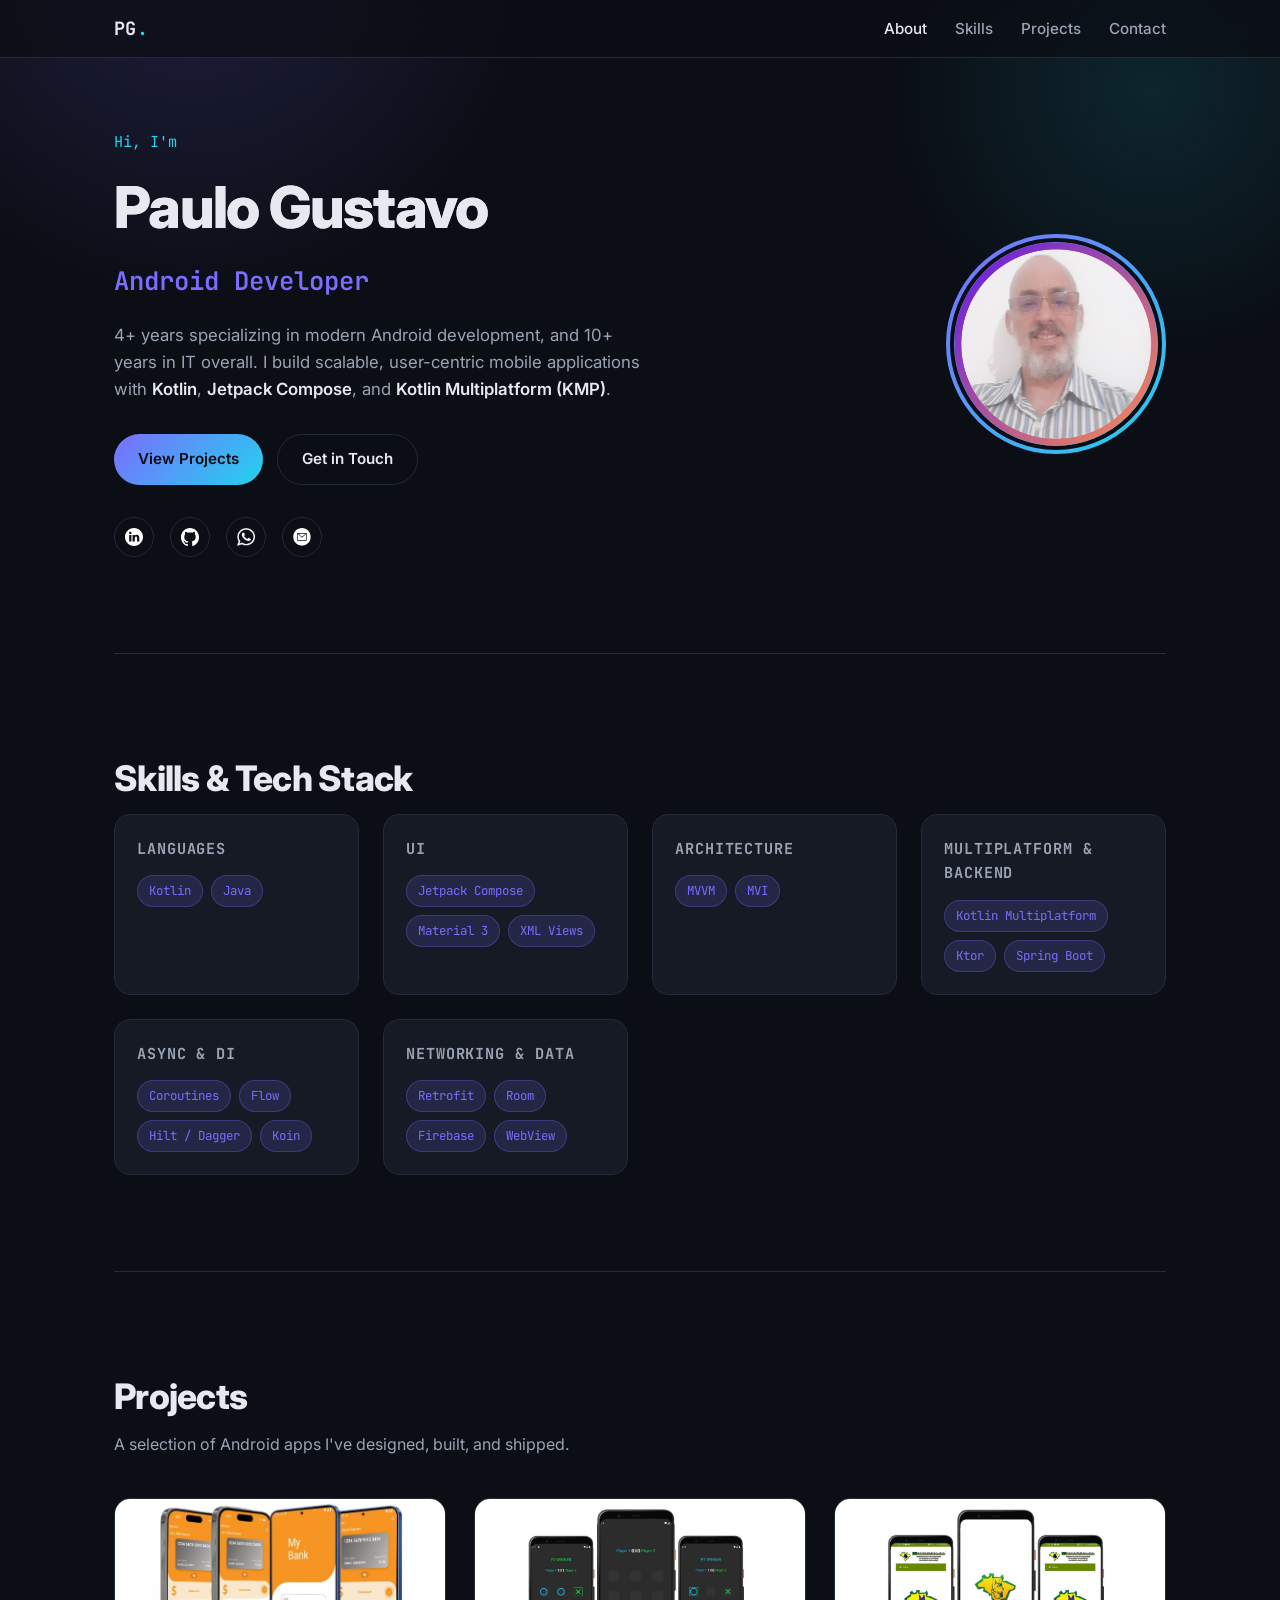
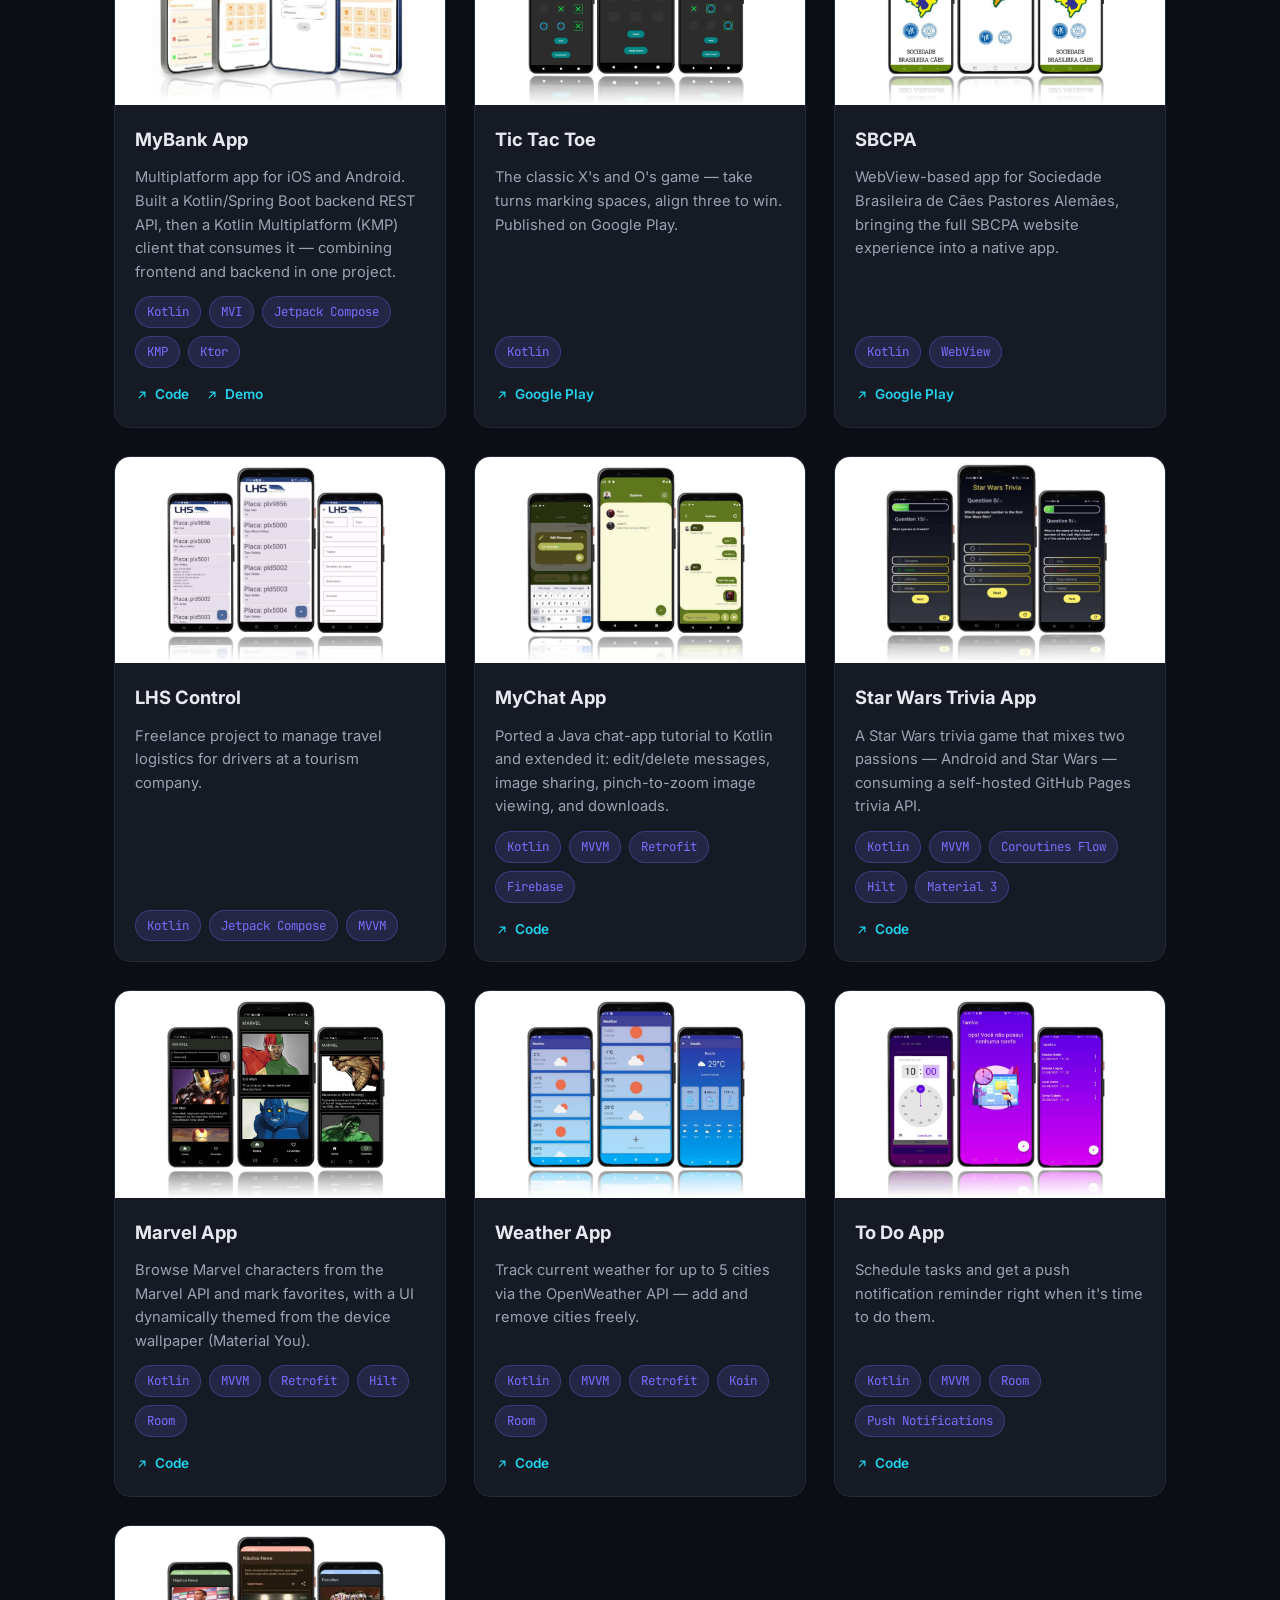
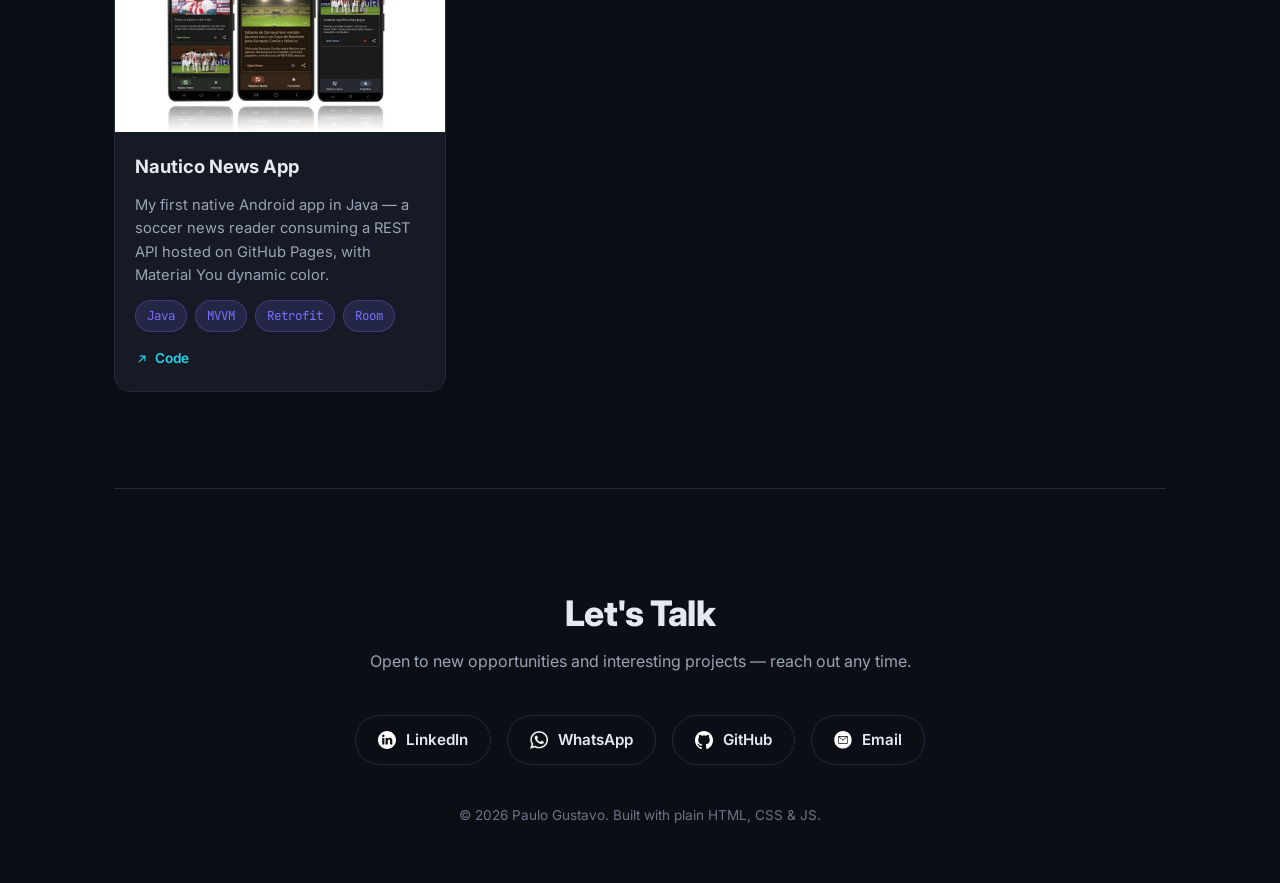
<file: index.html>
<!DOCTYPE html>
<html lang="en">
<head>
<meta charset="UTF-8">
<meta name="viewport" content="width=device-width, initial-scale=1">
<title>Paulo Gustavo — Android Developer</title>
<meta name="description" content="Paulo Gustavo, Android Developer specializing in Kotlin, Jetpack Compose and Kotlin Multiplatform (KMP). Portfolio of Android apps and projects.">

<meta property="og:type" content="website">
<meta property="og:title" content="Paulo Gustavo — Android Developer">
<meta property="og:description" content="Android Developer specializing in Kotlin, Jetpack Compose and Kotlin Multiplatform (KMP).">
<meta property="og:image" content="https://pgustavo73.github.io/Portfolio/profile.png">
<meta property="og:url" content="https://pgustavo73.github.io/Portfolio/">
<meta name="twitter:card" content="summary">

<link rel="icon" href="favicon.svg" type="image/svg+xml">

<link rel="preconnect" href="https://fonts.googleapis.com">
<link rel="preconnect" href="https://fonts.gstatic.com" crossorigin>
<link href="https://fonts.googleapis.com/css2?family=JetBrains+Mono:wght@400;500;700&family=Inter:wght@400;500;600;700;800&display=swap" rel="stylesheet">

<link rel="stylesheet" href="styles.css">
</head>
<body>

<div class="bg-glow" aria-hidden="true"></div>

<header class="nav" id="top">
  <div class="nav-inner">
    <a class="logo" href="#top">PG<span class="dot">.</span></a>
    <button class="nav-toggle" id="navToggle" aria-label="Toggle menu" aria-expanded="false">
      <span></span><span></span><span></span>
    </button>
    <nav class="nav-links" id="navLinks">
      <a href="#about">About</a>
      <a href="#skills">Skills</a>
      <a href="#projects">Projects</a>
      <a href="#contact">Contact</a>
    </nav>
  </div>
</header>

<main>

  <section class="hero" id="about">
    <div class="hero-text reveal">
      <p class="eyebrow">Hi, I'm</p>
      <h1>Paulo Gustavo</h1>
      <h2 class="role">Android Developer</h2>
      <p class="lede">
        4+ years specializing in modern Android development, and 10+ years in IT overall.
        I build scalable, user-centric mobile applications with <strong>Kotlin</strong>,
        <strong>Jetpack Compose</strong>, and <strong>Kotlin Multiplatform (KMP)</strong>.
      </p>
      <div class="cta-row">
        <a class="btn btn-primary" href="#projects">View Projects</a>
        <a class="btn btn-ghost" href="#contact">Get in Touch</a>
      </div>
      <div class="social-row">
        <a href="https://www.linkedin.com/in/paulogustavo73/" target="_blank" rel="noopener" aria-label="LinkedIn" title="LinkedIn"><img src="linkedin.svg" alt=""></a>
        <a href="https://github.com/pgustavo73" target="_blank" rel="noopener" aria-label="GitHub" title="GitHub"><img src="github.svg" alt=""></a>
        <a href="https://wa.me/+5581988696763" target="_blank" rel="noopener" aria-label="WhatsApp" title="WhatsApp"><img src="WhatsApp.svg" alt=""></a>
        <a href="mailto:p_gustavo@outlook.com" aria-label="Email" title="Email"><img src="email.svg" alt=""></a>
      </div>
    </div>
    <div class="hero-photo reveal">
      <div class="photo-ring">
        <img src="profile.png" alt="Photo of Paulo Gustavo">
      </div>
    </div>
  </section>

  <section class="skills" id="skills">
    <h2 class="section-title reveal">Skills &amp; Tech Stack</h2>
    <div class="skills-grid">

      <div class="skill-group reveal">
        <h3>Languages</h3>
        <div class="tags">
          <span class="tag">Kotlin</span>
          <span class="tag">Java</span>
        </div>
      </div>

      <div class="skill-group reveal">
        <h3>UI</h3>
        <div class="tags">
          <span class="tag">Jetpack Compose</span>
          <span class="tag">Material 3</span>
          <span class="tag">XML Views</span>
        </div>
      </div>

      <div class="skill-group reveal">
        <h3>Architecture</h3>
        <div class="tags">
          <span class="tag">MVVM</span>
          <span class="tag">MVI</span>
        </div>
      </div>

      <div class="skill-group reveal">
        <h3>Multiplatform &amp; Backend</h3>
        <div class="tags">
          <span class="tag">Kotlin Multiplatform</span>
          <span class="tag">Ktor</span>
          <span class="tag">Spring Boot</span>
        </div>
      </div>

      <div class="skill-group reveal">
        <h3>Async &amp; DI</h3>
        <div class="tags">
          <span class="tag">Coroutines</span>
          <span class="tag">Flow</span>
          <span class="tag">Hilt / Dagger</span>
          <span class="tag">Koin</span>
        </div>
      </div>

      <div class="skill-group reveal">
        <h3>Networking &amp; Data</h3>
        <div class="tags">
          <span class="tag">Retrofit</span>
          <span class="tag">Room</span>
          <span class="tag">Firebase</span>
          <span class="tag">WebView</span>
        </div>
      </div>

    </div>
  </section>

  <section class="projects" id="projects">
    <h2 class="section-title reveal">Projects</h2>
    <p class="section-sub reveal">A selection of Android apps I've designed, built, and shipped.</p>

    <div class="project-grid">

      <article class="card reveal">
        <div class="card-img"><img src="mybank.jpg" alt="MyBank app screenshot" loading="lazy"></div>
        <div class="card-body">
          <h3>MyBank App</h3>
          <p>Multiplatform app for iOS and Android. Built a Kotlin/Spring Boot backend REST API, then a Kotlin Multiplatform (KMP) client that consumes it — combining frontend and backend in one project.</p>
          <div class="tags">
            <span class="tag">Kotlin</span><span class="tag">MVI</span><span class="tag">Jetpack Compose</span><span class="tag">KMP</span><span class="tag">Ktor</span>
          </div>
          <div class="card-links">
            <a class="link" href="https://github.com/pgustavo73/MyBankKMP" target="_blank" rel="noopener"><svg class="ico" viewBox="0 0 24 24" width="14" height="14" aria-hidden="true"><path fill="none" stroke="currentColor" stroke-width="2" stroke-linecap="round" stroke-linejoin="round" d="M7 17L17 7M17 7H9M17 7V15"/></svg> Code</a>
            <a class="link" href="https://www.linkedin.com/feed/update/urn:li:activity:7324250505445036032/" target="_blank" rel="noopener"><svg class="ico" viewBox="0 0 24 24" width="14" height="14" aria-hidden="true"><path fill="none" stroke="currentColor" stroke-width="2" stroke-linecap="round" stroke-linejoin="round" d="M7 17L17 7M17 7H9M17 7V15"/></svg> Demo</a>
          </div>
        </div>
      </article>

      <article class="card reveal">
        <div class="card-img"><img src="tictoctoe.jpg" alt="Tic Tac Toe app screenshot" loading="lazy"></div>
        <div class="card-body">
          <h3>Tic Tac Toe</h3>
          <p>The classic X's and O's game — take turns marking spaces, align three to win. Published on Google Play.</p>
          <div class="tags">
            <span class="tag">Kotlin</span>
          </div>
          <div class="card-links">
            <a class="link" href="https://play.google.com/store/apps/details?id=com.pgustavo.hashgame" target="_blank" rel="noopener"><svg class="ico" viewBox="0 0 24 24" width="14" height="14" aria-hidden="true"><path fill="none" stroke="currentColor" stroke-width="2" stroke-linecap="round" stroke-linejoin="round" d="M7 17L17 7M17 7H9M17 7V15"/></svg> Google Play</a>
          </div>
        </div>
      </article>

      <article class="card reveal">
        <div class="card-img"><img src="sbcpa.jpg" alt="SBCPA app screenshot" loading="lazy"></div>
        <div class="card-body">
          <h3>SBCPA</h3>
          <p>WebView-based app for Sociedade Brasileira de Cães Pastores Alemães, bringing the full SBCPA website experience into a native app.</p>
          <div class="tags">
            <span class="tag">Kotlin</span><span class="tag">WebView</span>
          </div>
          <div class="card-links">
            <a class="link" href="https://play.google.com/store/apps/details?id=com.pgustavo.sbcpa" target="_blank" rel="noopener"><svg class="ico" viewBox="0 0 24 24" width="14" height="14" aria-hidden="true"><path fill="none" stroke="currentColor" stroke-width="2" stroke-linecap="round" stroke-linejoin="round" d="M7 17L17 7M17 7H9M17 7V15"/></svg> Google Play</a>
          </div>
        </div>
      </article>

      <article class="card reveal">
        <div class="card-img"><img src="lhs.jpg" alt="LHS Control app screenshot" loading="lazy"></div>
        <div class="card-body">
          <h3>LHS Control</h3>
          <p>Freelance project to manage travel logistics for drivers at a tourism company.</p>
          <div class="tags">
            <span class="tag">Kotlin</span><span class="tag">Jetpack Compose</span><span class="tag">MVVM</span>
          </div>
        </div>
      </article>

      <article class="card reveal">
        <div class="card-img"><img src="chat.jpg" alt="MyChat app screenshot" loading="lazy"></div>
        <div class="card-body">
          <h3>MyChat App</h3>
          <p>Ported a Java chat-app tutorial to Kotlin and extended it: edit/delete messages, image sharing, pinch-to-zoom image viewing, and downloads.</p>
          <div class="tags">
            <span class="tag">Kotlin</span><span class="tag">MVVM</span><span class="tag">Retrofit</span><span class="tag">Firebase</span>
          </div>
          <div class="card-links">
            <a class="link" href="https://github.com/pgustavo73/mychatapp" target="_blank" rel="noopener"><svg class="ico" viewBox="0 0 24 24" width="14" height="14" aria-hidden="true"><path fill="none" stroke="currentColor" stroke-width="2" stroke-linecap="round" stroke-linejoin="round" d="M7 17L17 7M17 7H9M17 7V15"/></svg> Code</a>
          </div>
        </div>
      </article>

      <article class="card reveal">
        <div class="card-img"><img src="swt.jpg" alt="Star Wars Trivia app screenshot" loading="lazy"></div>
        <div class="card-body">
          <h3>Star Wars Trivia App</h3>
          <p>A Star Wars trivia game that mixes two passions — Android and Star Wars — consuming a self-hosted GitHub Pages trivia API.</p>
          <div class="tags">
            <span class="tag">Kotlin</span><span class="tag">MVVM</span><span class="tag">Coroutines Flow</span><span class="tag">Hilt</span><span class="tag">Material 3</span>
          </div>
          <div class="card-links">
            <a class="link" href="https://github.com/pgustavo73/Star-Wars-Trivia" target="_blank" rel="noopener"><svg class="ico" viewBox="0 0 24 24" width="14" height="14" aria-hidden="true"><path fill="none" stroke="currentColor" stroke-width="2" stroke-linecap="round" stroke-linejoin="round" d="M7 17L17 7M17 7H9M17 7V15"/></svg> Code</a>
          </div>
        </div>
      </article>

      <article class="card reveal">
        <div class="card-img"><img src="marvel.jpg" alt="Marvel app screenshot" loading="lazy"></div>
        <div class="card-body">
          <h3>Marvel App</h3>
          <p>Browse Marvel characters from the Marvel API and mark favorites, with a UI dynamically themed from the device wallpaper (Material You).</p>
          <div class="tags">
            <span class="tag">Kotlin</span><span class="tag">MVVM</span><span class="tag">Retrofit</span><span class="tag">Hilt</span><span class="tag">Room</span>
          </div>
          <div class="card-links">
            <a class="link" href="https://github.com/pgustavo73/MarvelApp" target="_blank" rel="noopener"><svg class="ico" viewBox="0 0 24 24" width="14" height="14" aria-hidden="true"><path fill="none" stroke="currentColor" stroke-width="2" stroke-linecap="round" stroke-linejoin="round" d="M7 17L17 7M17 7H9M17 7V15"/></svg> Code</a>
          </div>
        </div>
      </article>

      <article class="card reveal">
        <div class="card-img"><img src="weather.jpg" alt="Weather app screenshot" loading="lazy"></div>
        <div class="card-body">
          <h3>Weather App</h3>
          <p>Track current weather for up to 5 cities via the OpenWeather API — add and remove cities freely.</p>
          <div class="tags">
            <span class="tag">Kotlin</span><span class="tag">MVVM</span><span class="tag">Retrofit</span><span class="tag">Koin</span><span class="tag">Room</span>
          </div>
          <div class="card-links">
            <a class="link" href="https://github.com/pgustavo73/MyWeatherApp" target="_blank" rel="noopener"><svg class="ico" viewBox="0 0 24 24" width="14" height="14" aria-hidden="true"><path fill="none" stroke="currentColor" stroke-width="2" stroke-linecap="round" stroke-linejoin="round" d="M7 17L17 7M17 7H9M17 7V15"/></svg> Code</a>
          </div>
        </div>
      </article>

      <article class="card reveal">
        <div class="card-img"><img src="todo.jpg" alt="To Do app screenshot" loading="lazy"></div>
        <div class="card-body">
          <h3>To Do App</h3>
          <p>Schedule tasks and get a push notification reminder right when it's time to do them.</p>
          <div class="tags">
            <span class="tag">Kotlin</span><span class="tag">MVVM</span><span class="tag">Room</span><span class="tag">Push Notifications</span>
          </div>
          <div class="card-links">
            <a class="link" href="https://github.com/pgustavo73/ToDoApplication" target="_blank" rel="noopener"><svg class="ico" viewBox="0 0 24 24" width="14" height="14" aria-hidden="true"><path fill="none" stroke="currentColor" stroke-width="2" stroke-linecap="round" stroke-linejoin="round" d="M7 17L17 7M17 7H9M17 7V15"/></svg> Code</a>
          </div>
        </div>
      </article>

      <article class="card reveal">
        <div class="card-img"><img src="nnapp.jpg" alt="Nautico News app screenshot" loading="lazy"></div>
        <div class="card-body">
          <h3>Nautico News App</h3>
          <p>My first native Android app in Java — a soccer news reader consuming a REST API hosted on GitHub Pages, with Material You dynamic color.</p>
          <div class="tags">
            <span class="tag">Java</span><span class="tag">MVVM</span><span class="tag">Retrofit</span><span class="tag">Room</span>
          </div>
          <div class="card-links">
            <a class="link" href="https://github.com/pgustavo73/Soccer_New_app" target="_blank" rel="noopener"><svg class="ico" viewBox="0 0 24 24" width="14" height="14" aria-hidden="true"><path fill="none" stroke="currentColor" stroke-width="2" stroke-linecap="round" stroke-linejoin="round" d="M7 17L17 7M17 7H9M17 7V15"/></svg> Code</a>
          </div>
        </div>
      </article>

    </div>
  </section>

</main>

<footer class="contact" id="contact">
  <h2 class="section-title reveal">Let's Talk</h2>
  <p class="section-sub reveal">Open to new opportunities and interesting projects — reach out any time.</p>
  <div class="contact-buttons reveal">
    <a class="contact-btn" href="https://www.linkedin.com/in/paulogustavo73/" target="_blank" rel="noopener">
      <img src="linkedin.svg" alt=""> LinkedIn
    </a>
    <a class="contact-btn" href="https://wa.me/+5581988696763" target="_blank" rel="noopener">
      <img src="WhatsApp.svg" alt=""> WhatsApp
    </a>
    <a class="contact-btn" href="https://github.com/pgustavo73" target="_blank" rel="noopener">
      <img src="github.svg" alt=""> GitHub
    </a>
    <a class="contact-btn" href="mailto:p_gustavo@outlook.com">
      <img src="email.svg" alt=""> Email
    </a>
  </div>
  <p class="footer-note">&copy; <span id="year"></span> Paulo Gustavo. Built with plain HTML, CSS &amp; JS.</p>
</footer>

<script src="script.js"></script>
</body>
</html>
</file>
<file: styles.css>
:root {
  color-scheme: dark;
  --bg: #0b0e14;
  --bg-elevated: #12161f;
  --bg-card: #151a24;
  --border: #232a38;
  --text: #e6e9ef;
  --text-dim: #9aa4b5;
  --text-faint: #6b7385;
  --accent: #7c6cff;
  --accent-2: #22d3ee;
  --accent-soft: rgba(124, 108, 255, 0.15);
  --font-body: 'Inter', system-ui, -apple-system, Segoe UI, Roboto, sans-serif;
  --font-mono: 'JetBrains Mono', ui-monospace, SFMono-Regular, Menlo, monospace;
  --radius: 16px;
  --max-width: 1100px;
}

* { box-sizing: border-box; }

html { scroll-behavior: smooth; }

body {
  margin: 0;
  background: var(--bg);
  color: var(--text);
  font-family: var(--font-body);
  line-height: 1.6;
  -webkit-font-smoothing: antialiased;
}

img { max-width: 100%; display: block; }

a { color: inherit; text-decoration: none; }

.bg-glow {
  position: fixed;
  inset: 0;
  z-index: -1;
  background:
    radial-gradient(600px circle at 15% -5%, rgba(124, 108, 255, 0.18), transparent 60%),
    radial-gradient(500px circle at 90% 10%, rgba(34, 211, 238, 0.12), transparent 55%);
  pointer-events: none;
}

/* ---------- Nav ---------- */

.nav {
  position: sticky;
  top: 0;
  z-index: 50;
  backdrop-filter: blur(10px);
  background: rgba(11, 14, 20, 0.75);
  border-bottom: 1px solid var(--border);
}

.nav-inner {
  max-width: var(--max-width);
  margin: 0 auto;
  padding: 14px 24px;
  display: flex;
  align-items: center;
  justify-content: space-between;
}

.logo {
  font-family: var(--font-mono);
  font-weight: 700;
  font-size: 1.15rem;
  letter-spacing: 0.02em;
}

.logo .dot { color: var(--accent-2); }

.nav-links {
  display: flex;
  gap: 28px;
}

.nav-links a {
  font-size: 0.95rem;
  color: var(--text-dim);
  font-weight: 500;
  transition: color 0.2s ease;
  position: relative;
}

.nav-links a:hover,
.nav-links a.active {
  color: var(--text);
}

.nav-toggle {
  display: none;
  flex-direction: column;
  gap: 5px;
  background: none;
  border: none;
  cursor: pointer;
  padding: 6px;
}

.nav-toggle span {
  width: 22px;
  height: 2px;
  background: var(--text);
  border-radius: 2px;
  transition: transform 0.2s ease, opacity 0.2s ease;
}

/* ---------- Layout helpers ---------- */

main, footer.contact {
  max-width: var(--max-width);
  margin: 0 auto;
  padding: 0 24px;
}

section {
  padding: 96px 0;
  border-bottom: 1px solid var(--border);
}

footer.contact {
  padding: 96px 24px 56px;
  text-align: center;
}

.section-title {
  font-size: clamp(1.6rem, 3vw, 2.2rem);
  font-weight: 800;
  margin: 0 0 8px;
  letter-spacing: -0.02em;
}

.section-sub {
  color: var(--text-dim);
  margin: 0 0 40px;
  max-width: 560px;
}

footer .section-sub { margin-left: auto; margin-right: auto; }

/* ---------- Hero ---------- */

.hero {
  display: flex;
  align-items: center;
  justify-content: space-between;
  gap: 48px;
  padding-top: 72px;
  border-bottom: 1px solid var(--border);
}

.hero-text { flex: 1 1 480px; max-width: 620px; }

.eyebrow {
  font-family: var(--font-mono);
  color: var(--accent-2);
  font-size: 0.95rem;
  margin: 0 0 6px;
}

.hero h1 {
  font-size: clamp(2.4rem, 6vw, 3.6rem);
  margin: 0 0 8px;
  font-weight: 800;
  letter-spacing: -0.03em;
  background: linear-gradient(90deg, var(--text), var(--text) 60%, var(--accent-2));
  -webkit-background-clip: text;
  background-clip: text;
}

.role {
  font-size: clamp(1.2rem, 2.6vw, 1.6rem);
  color: var(--accent);
  font-weight: 600;
  margin: 0 0 20px;
  font-family: var(--font-mono);
}

.lede {
  color: var(--text-dim);
  font-size: 1.05rem;
  margin: 0 0 32px;
  max-width: 540px;
}

.lede strong { color: var(--text); font-weight: 600; }

.cta-row {
  display: flex;
  gap: 14px;
  margin-bottom: 32px;
  flex-wrap: wrap;
}

.btn {
  display: inline-flex;
  align-items: center;
  padding: 12px 24px;
  border-radius: 999px;
  font-weight: 600;
  font-size: 0.95rem;
  transition: transform 0.15s ease, box-shadow 0.15s ease, background 0.15s ease;
}

.btn-primary {
  background: linear-gradient(135deg, var(--accent), var(--accent-2));
  color: #0b0e14;
}

.btn-primary:hover { transform: translateY(-2px); box-shadow: 0 10px 30px -10px var(--accent-soft); }

.btn-ghost {
  border: 1px solid var(--border);
  color: var(--text);
}

.btn-ghost:hover { border-color: var(--accent); color: var(--accent); }

.social-row {
  display: flex;
  gap: 16px;
}

.social-row a {
  width: 40px;
  height: 40px;
  border-radius: 50%;
  border: 1px solid var(--border);
  display: flex;
  align-items: center;
  justify-content: center;
  transition: border-color 0.2s ease, transform 0.2s ease;
}

.social-row img { width: 18px; height: 18px; }

.social-row a:hover { border-color: var(--accent); transform: translateY(-2px); }

.hero-photo { flex: 0 0 auto; }

.photo-ring {
  width: 220px;
  height: 220px;
  border-radius: 50%;
  padding: 4px;
  background: linear-gradient(135deg, var(--accent), var(--accent-2));
}

.photo-ring img {
  width: 100%;
  height: 100%;
  border-radius: 50%;
  object-fit: cover;
  border: 4px solid var(--bg);
}

/* ---------- Skills ---------- */

.skills-grid {
  display: grid;
  grid-template-columns: repeat(auto-fit, minmax(220px, 1fr));
  gap: 24px;
}

.skill-group {
  background: var(--bg-card);
  border: 1px solid var(--border);
  border-radius: var(--radius);
  padding: 22px;
}

.skill-group h3 {
  margin: 0 0 14px;
  font-size: 0.95rem;
  color: var(--text-dim);
  text-transform: uppercase;
  letter-spacing: 0.06em;
  font-family: var(--font-mono);
}

.tags {
  display: flex;
  flex-wrap: wrap;
  gap: 8px;
}

.tag {
  font-family: var(--font-mono);
  font-size: 0.78rem;
  padding: 5px 11px;
  border-radius: 999px;
  background: var(--accent-soft);
  color: var(--accent);
  border: 1px solid rgba(124, 108, 255, 0.3);
}

/* ---------- Projects ---------- */

.project-grid {
  display: grid;
  grid-template-columns: repeat(auto-fit, minmax(300px, 1fr));
  gap: 28px;
}

.card {
  background: var(--bg-card);
  border: 1px solid var(--border);
  border-radius: var(--radius);
  overflow: hidden;
  display: flex;
  flex-direction: column;
  transition: transform 0.2s ease, border-color 0.2s ease;
}

.card:hover {
  transform: translateY(-4px);
  border-color: var(--accent);
}

.card-img {
  aspect-ratio: 16 / 10;
  overflow: hidden;
  background: var(--bg-elevated);
}

.card-img img {
  width: 100%;
  height: 100%;
  object-fit: cover;
  transition: transform 0.4s ease;
}

.card:hover .card-img img { transform: scale(1.05); }

.card-body {
  padding: 20px;
  display: flex;
  flex-direction: column;
  gap: 12px;
  flex: 1;
}

.card-body h3 { margin: 0; font-size: 1.15rem; }

.card-body p { margin: 0; color: var(--text-dim); font-size: 0.92rem; flex: 1; }

.card-links {
  display: flex;
  gap: 16px;
  margin-top: 4px;
}

.link {
  display: inline-flex;
  align-items: center;
  gap: 6px;
  font-size: 0.85rem;
  font-weight: 600;
  color: var(--accent-2);
  border-bottom: 1px solid transparent;
  transition: border-color 0.2s ease;
}

.link:hover { border-color: var(--accent-2); }

.link .ico { flex-shrink: 0; }

/* ---------- Contact ---------- */

.contact-buttons {
  display: flex;
  gap: 16px;
  justify-content: center;
  flex-wrap: wrap;
  margin-bottom: 40px;
}

.contact-btn {
  display: inline-flex;
  align-items: center;
  gap: 10px;
  padding: 12px 22px;
  border-radius: 999px;
  border: 1px solid var(--border);
  font-weight: 600;
  font-size: 0.95rem;
  transition: border-color 0.2s ease, transform 0.2s ease, color 0.2s ease;
}

.contact-btn img { width: 18px; height: 18px; }

.contact-btn:hover {
  border-color: var(--accent);
  color: var(--accent);
  transform: translateY(-2px);
}

.footer-note {
  color: var(--text-faint);
  font-size: 0.85rem;
  margin: 0;
}

/* ---------- Reveal animation ---------- */

.reveal {
  opacity: 0;
  transform: translateY(16px);
  transition: opacity 0.6s ease, transform 0.6s ease;
}

.reveal.in-view {
  opacity: 1;
  transform: translateY(0);
}

@media (prefers-reduced-motion: reduce) {
  .reveal { opacity: 1; transform: none; transition: none; }
  html { scroll-behavior: auto; }
}

/* ---------- Responsive ---------- */

@media (max-width: 860px) {
  .hero { flex-direction: column-reverse; text-align: center; padding-top: 48px; }
  .hero-text { max-width: 100%; }
  .lede { margin-left: auto; margin-right: auto; }
  .cta-row, .social-row { justify-content: center; }
  section { padding: 64px 0; }
}

@media (max-width: 640px) {
  .nav-toggle { display: flex; }

  .nav-links {
    position: absolute;
    top: 100%;
    left: 0;
    right: 0;
    flex-direction: column;
    background: var(--bg-elevated);
    border-bottom: 1px solid var(--border);
    padding: 16px 24px;
    gap: 16px;
    display: none;
  }

  .nav-links.open { display: flex; }

  .photo-ring { width: 160px; height: 160px; }
}
</file>
